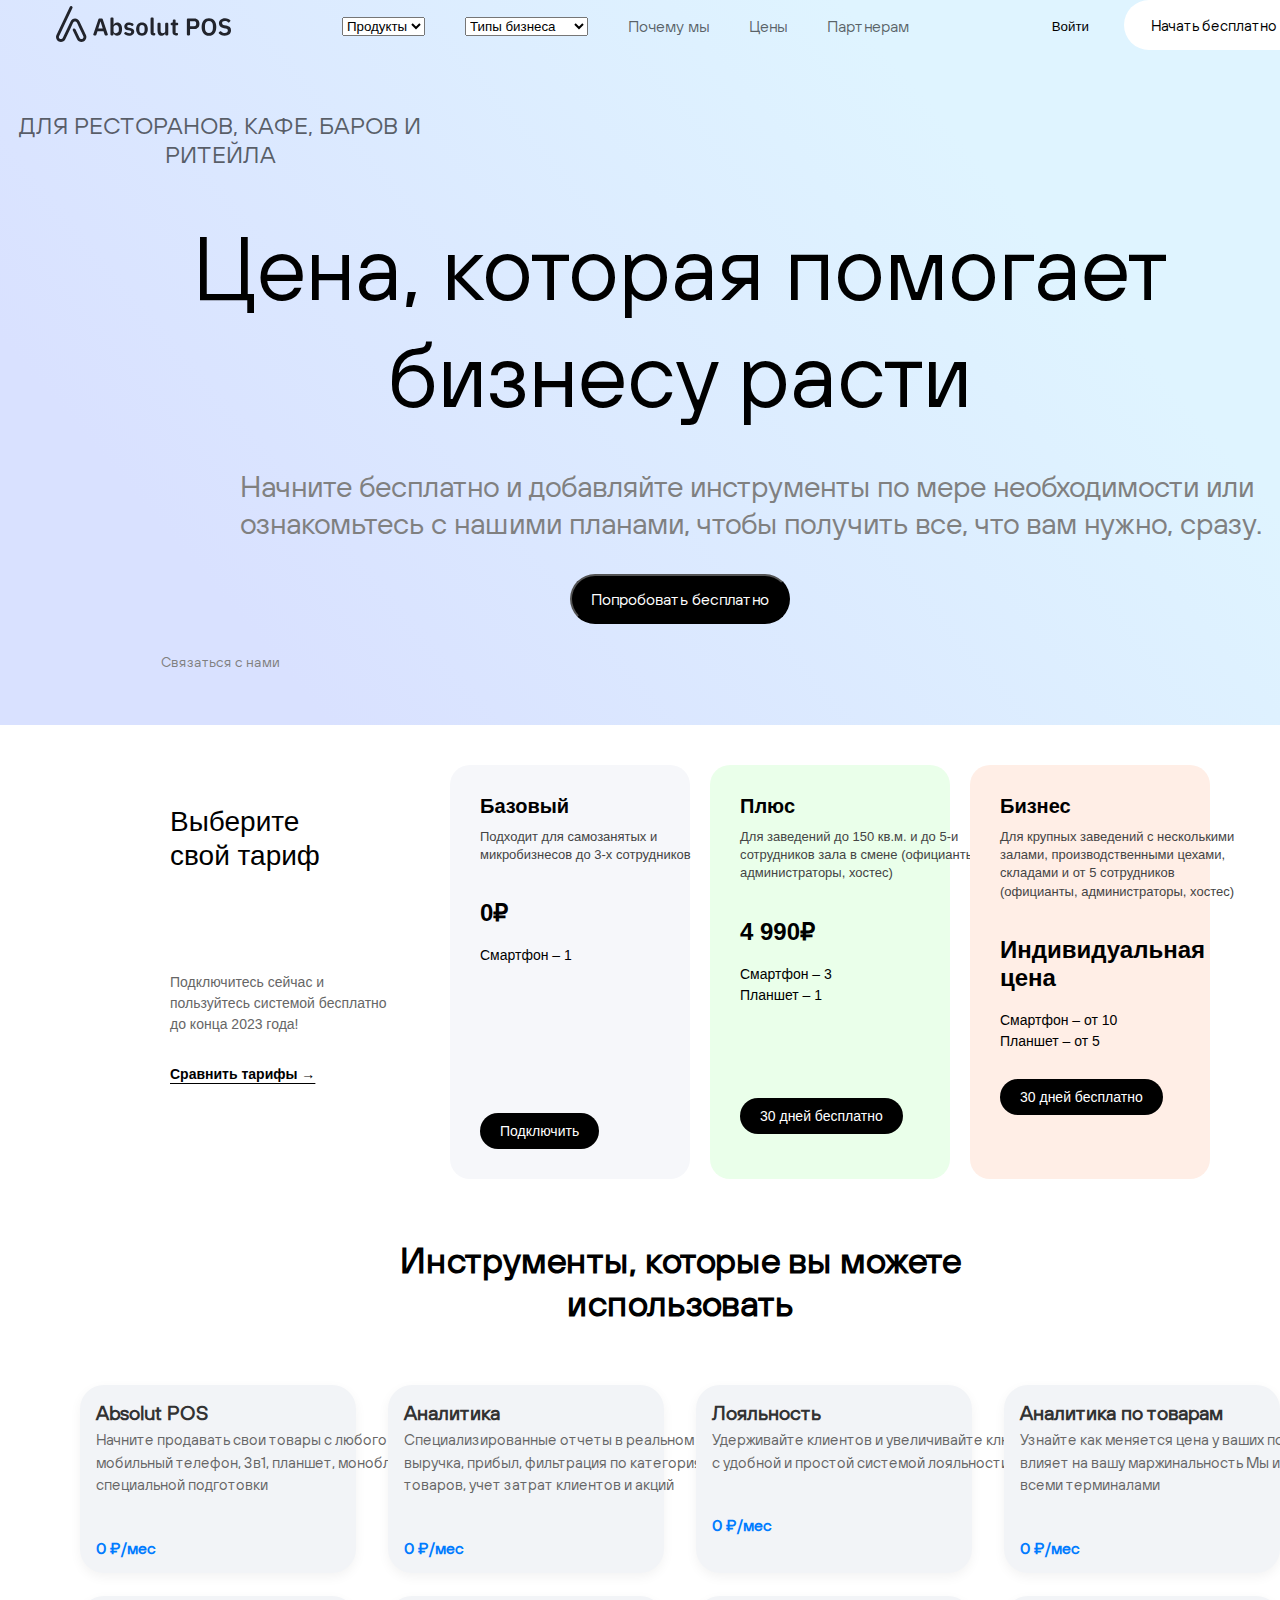
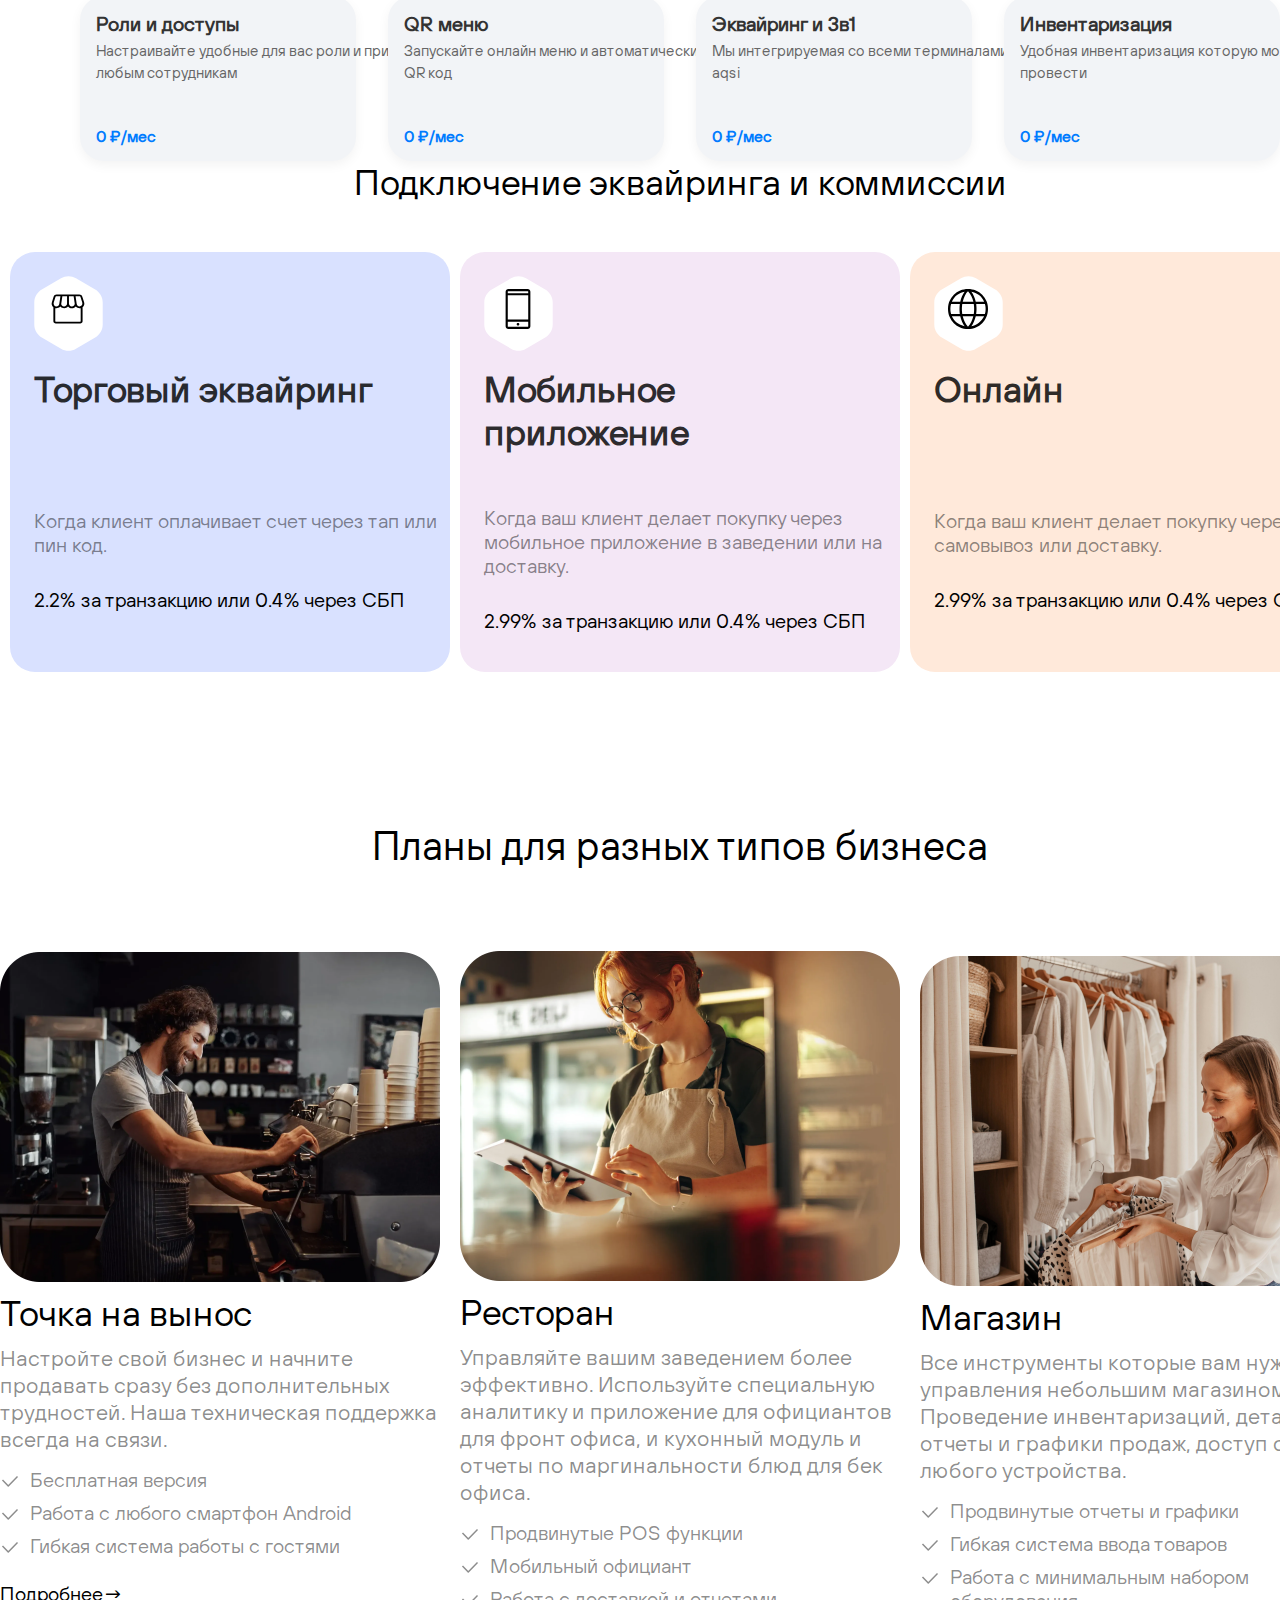
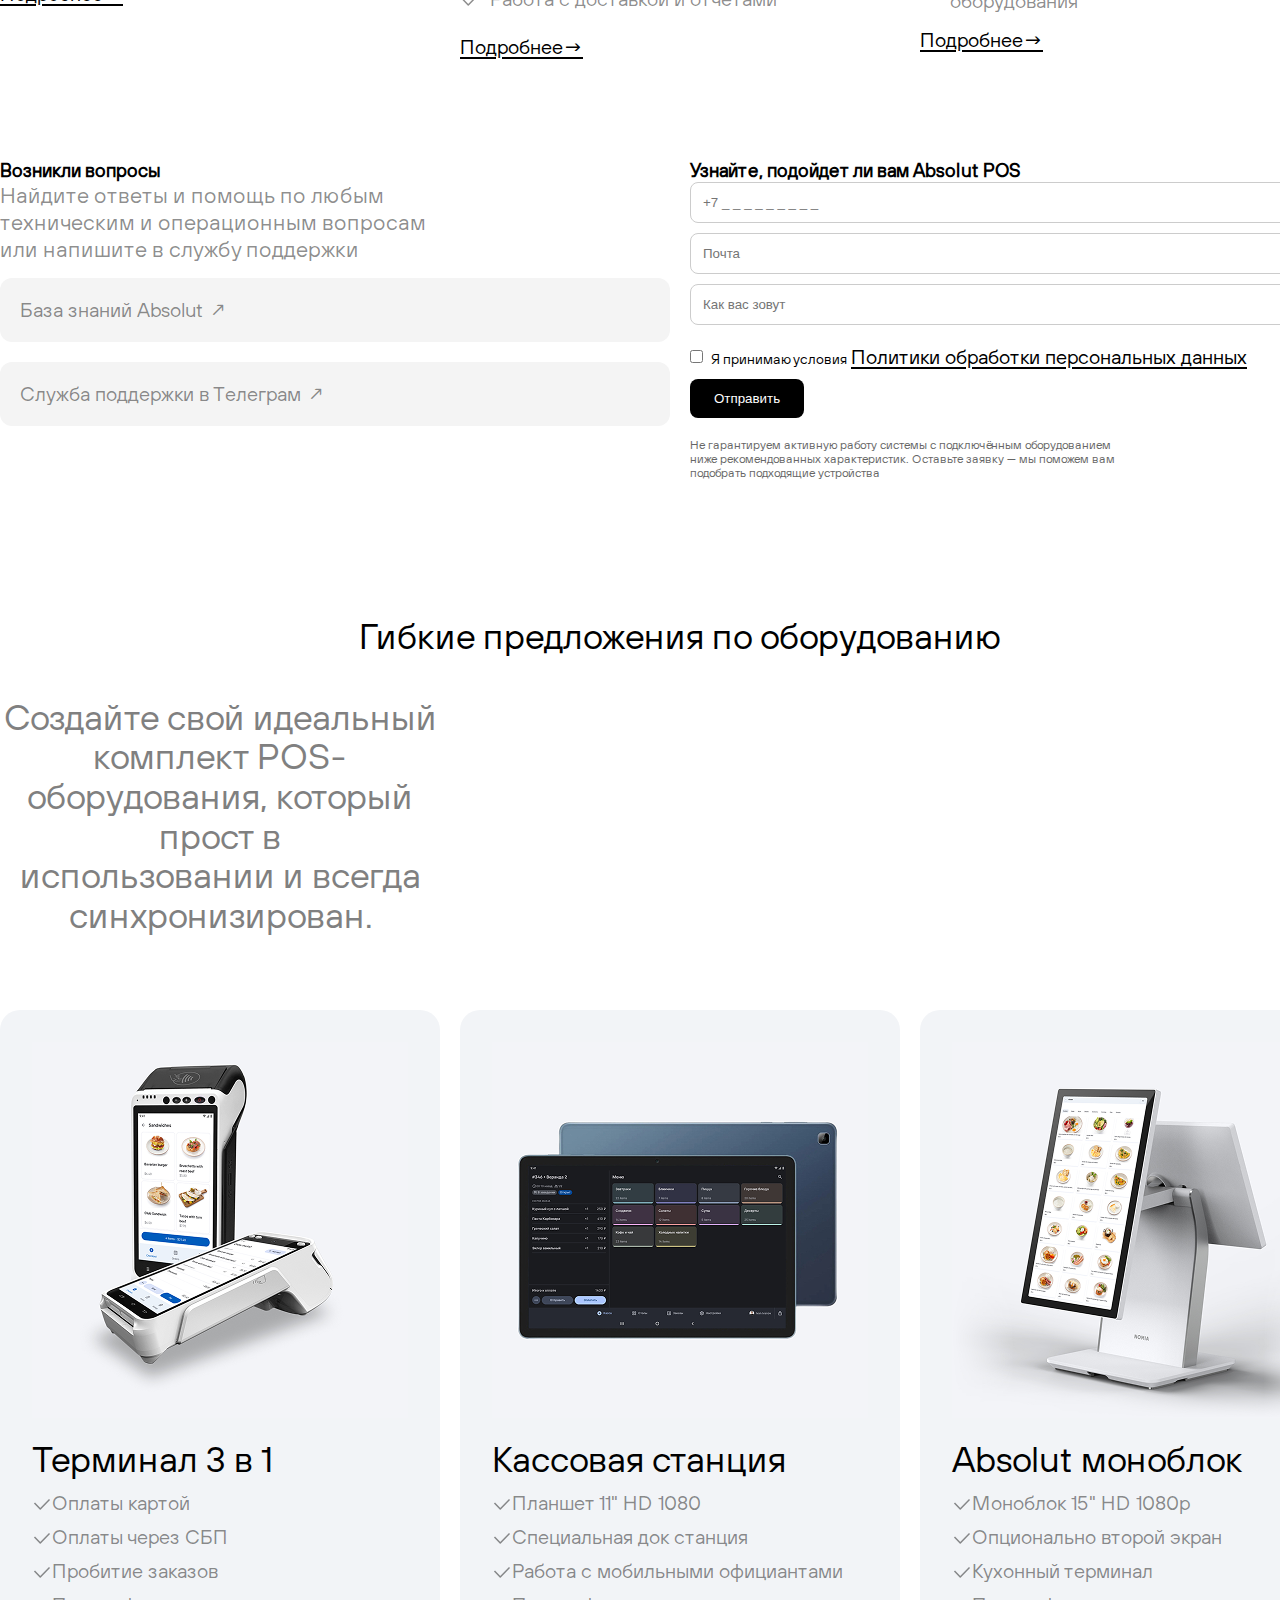
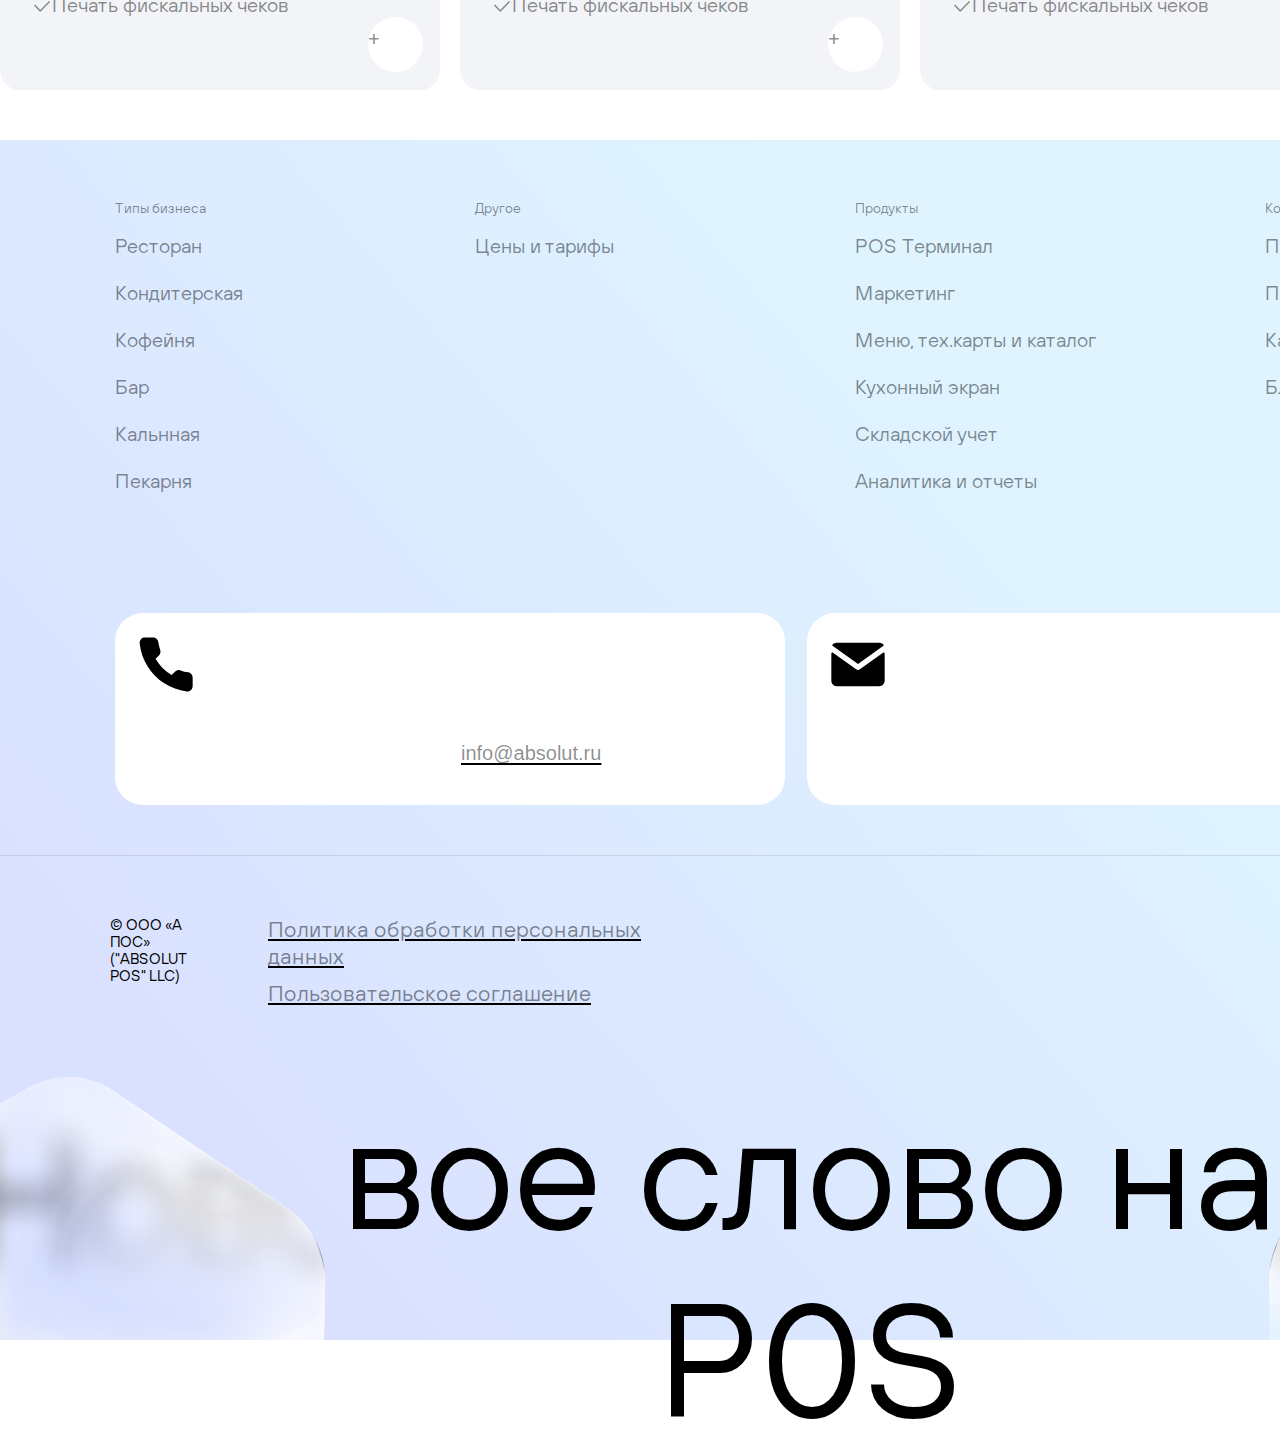
<file: index.html>
<!DOCTYPE html>
<html lang="en">

<head>
    <meta charset="UTF-8" />
    <meta name="viewport" content="width=device-width, initial-scale=1.0" />
    <title>Document</title>
    <link rel="stylesheet" href="./index.css" />
</head>

<body>
    <div class="continer">
        <!-- header-UMARGAY -->
        <div class="div-3-u">
            <div class="header-wrapper">
                <div class="header">
                    <div class="div-4-u">
                        <img class="i-1-u" src="./img/logo.svg" alt="" />
                    </div>


                    <nav>
                        <ul id="menuList"></ul>
                    </nav>

                    <div class="div-1-u">
                        <a href="./umar.html"><button class="btn-1-u">Войти</button></a>

                        <button class="btn-2-u">Начать бесплатно</button>
                    </div>
                </div>
            </div>
            <p class="p-1-u">ДЛЯ РЕСТОРАНОВ, КАФЕ, БАРОВ И РИТЕЙЛА</p>
            <h1 class="h1-1-u">
                Цена, которая помогает <br />
                бизнесу расти
            </h1>
            <p class="p-2-u">
                Начните бесплатно и добавляйте инструменты по мере необходимости или
                ознакомьтесь с нашими планами, чтобы получить все, что вам нужно, сразу.
            </p>
            <div class="div-2-u">
                <button class="btn-3-u">Попробовать бесплатно</button>
            </div>
            <p class="p-3-u">Связаться с нами</p>
        </div>
        <!-- header-UMARGAY end-->
        <!-- Card-roma -->
        <div class="slct">
            <div class="tariff-box">
                <h1>Выберите<br />свой тариф</h1>
                <p class="p-bix">
                    Подключитесь сейчас и<br />
                    пользуйтесь системой бесплатно<br />
                    до конца 2023 года!
                </p>
                <a href="" class="link" onclick="click">Сравнить тарифы →</a>
            </div>

            <div class="card basic">
                <h2>Базовый</h2>
                <p>Подходит для самозанятых и<br />микробизнесов до 3-х сотрудников</p>
                <h3>0₽</h3>
                <ul>
                    <li>Смартфон – 1</li>
                </ul>
                <button class="btn-box1">Подключить</button>
            </div>

            <div class="card plus">
                <h2>Плюс</h2>
                <p>
                    Для заведений до 150 кв.м. и до 5-и<br />сотрудников зала в смене
                    (официанты,<br />администраторы, хостес)
                </p>
                <h3>4 990₽</h3>
                <ul>
                    <li>Смартфон – 3</li>
                    <li>Планшет – 1</li>
                </ul>
                <button class="btn-box2">30 дней бесплатно</button>
            </div>

            <div class="card business">
                <h2>Бизнес</h2>
                <p>
                    Для крупных заведений с несколькими<br />залами, производственными
                    цехами,<br />складами и от 5 сотрудников<br />(официанты,
                    администраторы, хостес)
                </p>
                <h3>Индивидуальная цена</h3>
                <ul>
                    <li>Смартфон – от 10</li>
                    <li>Планшет – от 5</li>
                </ul>
                <button class="btn-box3">30 дней бесплатно</button>
            </div>
        </div>
        <!-- Card-roma -->
        <!-- instrument-doni  -->
        <div class="container">
            <div class="d-Card">
                <h1>Инструменты, которые вы можете использовать</h1>
                <div class="d-card-s">
                    <div class="d-blog">
                        <h2>Absolut POS</h2>
                        <p>
                            Начните продавать свои товары с любого устройства - мобильный
                            телефон, 3в1, планшет, моноблок - без специальной подготовки
                        </p>
                        <h3>0 ₽/мес</h3>
                    </div>
                </div>
            </div>
        </div>
        <!-- instrument-doni end -->

        <!-- aikokul  Подключение эквайринга -->
        <div class="container">
            <h2 class="b-title">Подключение эквайринга и коммиссии</h2>
            <div class="b-cards"></div>
        </div>
        <!-- aikokul  Подключение эквайринга end -->
        <!-- ARSEN START -->
        <h1 class="h1n">Планы для разных типов бизнеса</h1>
        <section class="sec-a">
            <div class="fr-card">
                <img src="./img/mana.png" alt="">
                <h1>Точка на вынос</h1>
                <p>Настройте свой бизнес и начните продавать сразу без дополнительных трудностей. Наша техническая
                    поддержка
                    всегда на связи.</p>
                <span><img src="./svg/okay.svg" alt="">Бесплатная версия</span>
                <span><img src="./svg/okay.svg" alt="">Работа с любого смартфон Android</span>
                <span><img src="./svg/okay.svg" alt="">Гибкая система работы с гостями</span>
                <a href="arsen.html?type=take">Подробнее→</a>
            </div>
            <div class="sc-card">
                <img src="./img/rgirl.png" alt="">
                <h1>Ресторан</h1>
                <p>Управляйте вашим заведением более эффективно. Используйте специальную аналитику и приложение для
                    официантов для фронт офиса, и кухонный модуль и отчеты по маргинальности блюд для бек офиса.</p>
                <span><img src="./svg/okay.svg" alt="">Продвинутые POS функции</span>
                <span><img src="./svg/okay.svg" alt="">Мобильный официант</span>
                <span><img src="./svg/okay.svg" alt="">Работа с доставкой и отчетами</span>
                <a href="arsen.html?type=restaurant">Подробнее→</a>
            </div>
            <div class="th-card">
                <img src="./img/rwomen.png" alt="">
                <h1>Магазин</h1>
                <p>Все инструменты которые вам нужны для управления небольшим магазином. Проведение инвентаризаций,
                    детальные отчеты и графики продаж, доступ с любого устройства.</p>
                <span><img src="./svg/okay.svg" alt="">Продвинутые отчеты и графики</span>
                <span><img src="./svg/okay.svg" alt="">Гибкая система ввода товаров</span>
                <span><img src="./svg/okay.svg" alt="">Работа с минимальным набором оборудования</span>
                <a href="arsen.html?type=shop">Подробнее→</a>
            </div>
        </section>
        <!-- ARSEN END -->

        <!-- Roma Beginning -->
        <div class="roma-wrapp">
            <div class="left-r">
                <h3>Возникли вопросы</h3>
                <p>Найдите ответы и помощь по любым техническим и операционным вопросам или напишите в службу поддержки
                </p>

                <div class="roma-block">
                    <span>База знаний Absolut ↗</span>
                    <span class="roma-icon"></span>
                </div>

                <div class="roma-block">
                    <span>Служба поддержки в Телеграм ↗</span>
                    <span class="roma-icon"></span>
                </div>
            </div>

            <div class="right-r">
                <h3>Узнайте, подойдет ли вам Absolut POS</h3>
                <div class="input-roma">
                    <input type="text" placeholder="+7 _ _ _ _ _ _ _ _ _">
                    <input type="email" placeholder="Почта">
                    <input type="text" placeholder="Как вас зовут">
                </div>
                <div class="checkbox-roma">
                    <input type="checkbox" id="agree">
                    <label for="agree">Я принимаю условия <a href="#">Политики обработки персональных данных</a></label>
                </div>
                <button class="button">Отправить</button>

                <p class="desc-roma">
                    Не гарантируем активную работу системы с подключённым оборудованием ниже рекомендованных
                    характеристик. Оставьте заявку — мы поможем вам подобрать подходящие устройства
                </p>
            </div>
        </div>
        <!-- Roma end -->
        
        <!-- ARSEN END -->
        <section class="section-u">
            <h1 class="h1-2-u">Гибкие предложения по оборудованию</h1>
            <p class="p-4-u">
                Создайте свой идеальный комплект POS- <br />оборудования, который прост
                в <br />
                использовании и всегда синхронизирован.
            </p>
            <div class="big-u">
                <div class="small-u">
                    <img class="img-1-u" src="./img/3in1.png" alt="" />
                    <h1 class="h1-3-u">Терминал 3 в 1</h1>
                    <span class="span-u"><img src="./svg/okay.svg" alt="" />Оплаты картой</span>
                    <span class="span-u"><img src="./svg/okay.svg" alt="" />Оплаты через СБП</span>
                    <span class="span-u"><img src="./svg/okay.svg" alt="" />Пробитие заказов</span>
                    <span class="span-u"><img src="./svg/okay.svg" alt="" />Печать фискальных чеков</span>
                    <div class="oval-u">
                        <p>+</p>
                    </div>
                </div>
                <div class="small-u">
                    <img class="img-1-u" src="./img/Group 1171276850.png" alt="" />
                    <h1 class="h1-3-u">Кассовая станция</h1>
                    <span class="span-u"><img src="./svg/okay.svg" alt="" />Планшет 11" HD 1080</span>
                    <span class="span-u"><img src="./svg/okay.svg" alt="" />Специальная док станция</span>
                    <span class="span-u"><img src="./svg/okay.svg" alt="" />Работа с мобильными официантами</span>
                    <span class="span-u"><img src="./svg/okay.svg" alt="" />Печать фискальных чеков</span>
                    <div class="oval-u">
                        <p>+</p>
                    </div>
                </div>
                <div class="small-u">
                    <img class="img-1-u" src="./img/Frame 1462982690.png" alt="" />
                    <h1 class="h1-3-u">Absolut моноблок</h1>
                    <span class="span-u"><img src="./svg/okay.svg" alt="" />Моноблок 15" HD 1080p</span>
                    <span class="span-u"><img src="./svg/okay.svg" alt="" />Опционально второй экран</span>
                    <span class="span-u"><img src="./svg/okay.svg" alt="" />Кухонный терминал</span>
                    <span class="span-u"><img src="./svg/okay.svg" alt="" />Печать фискальных чеков</span>
                    <div class="oval-u">
                        <p>+</p>
                    </div>
                </div>
            </div>
        </section>
    </div>
    <!-- arsen footer -->
    <footer>
        <div class="fut-n">
            <div class="ff-n">
                <span>Типы бизнеса</span>
                <p>Ресторан</p>
                <p>Кондитерская</p>
                <p>Кофейня</p>
                <p>Бар</p>
                <p>Кальнная</p>
                <p>Пекарня</p>
            </div>
            <div class="ff1-n">
                <span>Другое</span>
                <p>Цены и тарифы</p>
            </div>
            <div class="ff2-n">
                <span>Продукты</span>
                <p>POS Терминал</p>
                <p>Маркетинг</p>
                <p>Меню, тех.карты и каталог</p>
                <p>Кухонный экран</p>
                <p>Складской учет</p>
                <p>Аналитика и отчеты</p>
            </div>
            <div class="ff3-n">
                <span>Компания</span>
                <p>Почему мы</p>
                <p>Партнерам</p>
                <p>Карьера</p>
                <p>Блог</p>
            </div>
        </div>
        <div class="btna">
            <a href="https://globfone.com/call-phone/"><button class="btn1-n"><img src="./svg/call.svg" alt=""><span
                        class="numc">+7 (800) 777-89-67</span></button></a>
            <a href="https://workspace.google.com/intl/ru/gmail/"><button class="btn2-n"><img src="./svg/emailn.svg"
                        alt=""><span>info@absolut.ru</span></button></a>
        </div>
        <div class="futer-a">
            <h4>© ООО «А ПОС» ("ABSOLUT POS" LLC)</h4>
            <div class="ff2-a">
                <p>Политика обработки персональных данных</p>
                <p>Пользовательское соглашение</p>
            </div>
            <div class="ff3-a">
                <p>Дизайн — REDIS</p>
                <p>Разработка — Salt & Pepper</p>
            </div>
            <a href="index.html"><button class="imgn"><img src="./svg/met.svg" alt=""></button></a>
        </div>
        <img class="imgn-1" src="./img/water2.png" alt="">
        <h1 class="h1-n">вое слово на P0S</h1>
        <img class="imgn-2" src="./img/water3.png" alt="">
        <div class="footer-mobile">
            <h1>Новое слово на POS-рынке</h1>
            <img class="n" src="./img/kube.png" alt="">
            <img class="m" src="./img/rev-kube.png" alt="">
            <div class="text-n">
                <p><a href="#">Условия</a></p>
                <p><a href="#">Политика конфиденциальности</a></p>
                <p>Дизайн — <span>REDIS</span></p>
                <p>Разработка — <span>Salt & Pepper</span></p>
            </div>
            <a href="index.html"><button class="imgn"><img src="./svg/met.svg" alt=""></button></a>
            <p class="nv">© A POS 2023</p>
            <p class="np">Все права защищены</p>
        </div>
    </footer>
    <!-- arsen footer end -->
    <script src="./index.js"></script>
  </body >
</html >
</file>
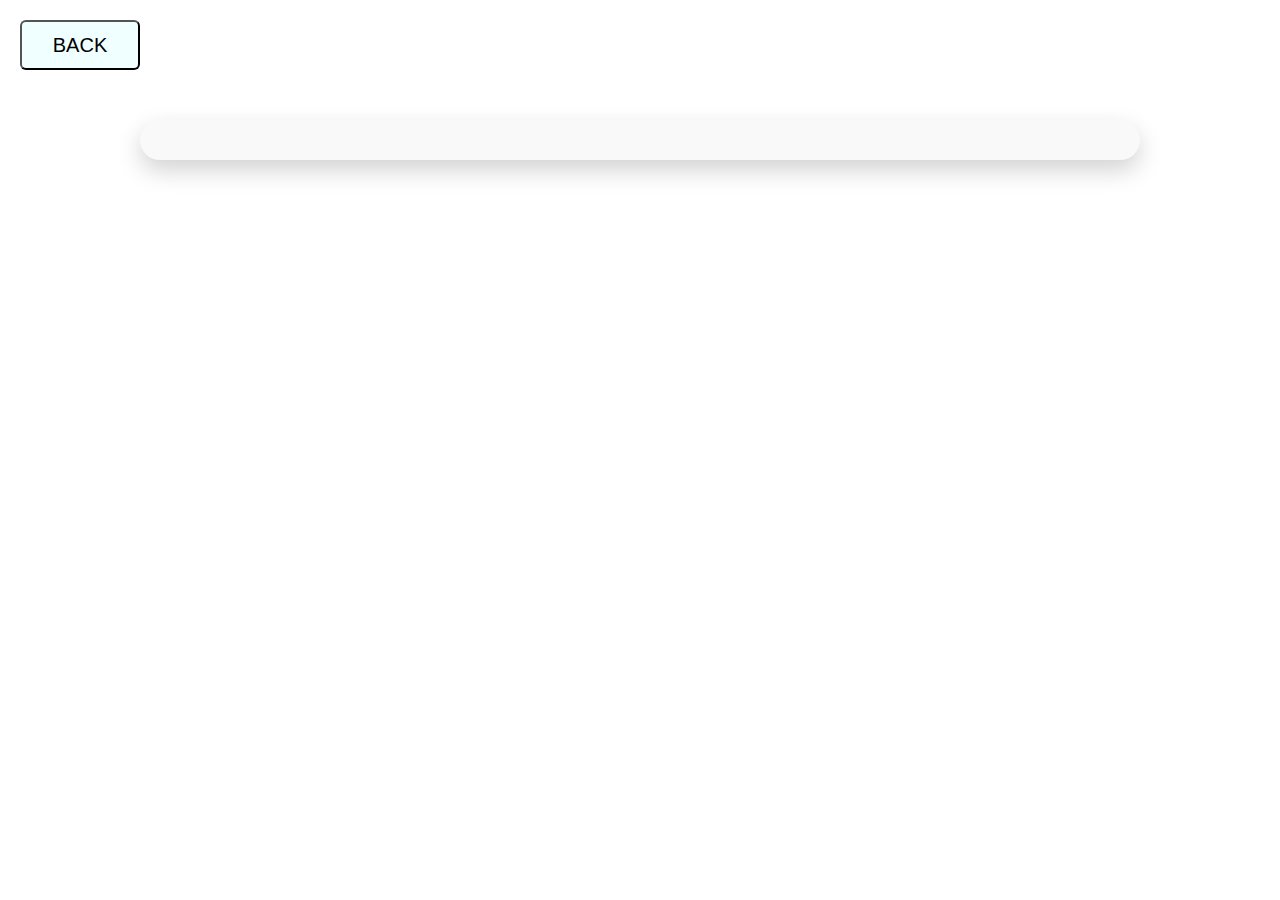
<file: arsen.html>
<!DOCTYPE html>
<html lang="en">
<head>
    <meta charset="UTF-8">
    <meta name="viewport" content="width=device-width, initial-scale=1.0">
    <title>Document</title>
    <link rel="stylesheet" href="index.css">
</head>
<body>
    <a href="index.html"><button class="backn">BACK</button></a>
    <div id="container"></div>
    <script src="arsen.js"></script>
</body>
</html>
</file>
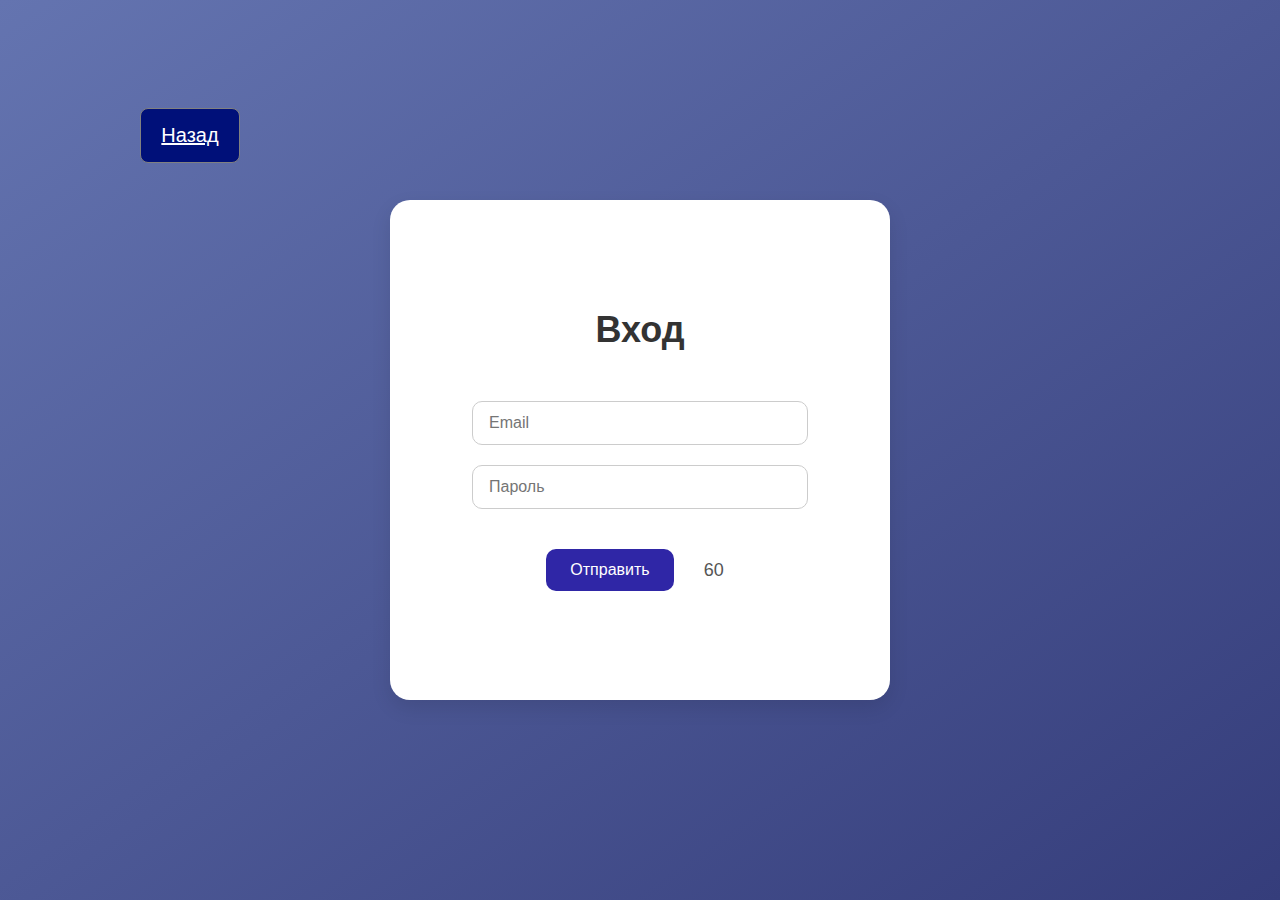
<file: umar.html>
<!DOCTYPE html>
<html lang="en">
<head>
    <meta charset="UTF-8">
    <meta name="viewport" content="width=device-width, initial-scale=1.0">
    <title>Document</title>
    <link rel="stylesheet" href="umar.css">
</head>
<body>
  <a class="a-u" href="index.html"><div class="div-12-u">Назад</div></a>
      <div class="containerr">
    <h1>Вход</h1>
    
    <input type="email" placeholder="Email">
    <input type="password" placeholder="Пароль">

    <div class="button-section-u">
      <button id="btn-1-u">Отправить</button>
      <div class="timer-u" id="timer-u">60</div>
    </div>
  </div>
  <script src="umar.js"></script>
</body>
</html>
</file>
<file: index.css>
/* ARSEN */
/* <!-- aikokul  Подключение эквайринга --> */
* {
  margin: 0;
  padding: 0;
  box-sizing: border-box;
}

.h1n {
  font-size: 40px;
  font-weight: 400;
  text-align: center;
  margin-bottom: 30px;
  margin-top: 150px;
}

.sec-a {
  display: flex;
  gap: 20px;
  align-items: center;
  justify-content: center;
  margin-bottom: 100px;
}

.fr-card {
  display: flex;
  flex-direction: column;
  width: 440px;

  img {
    width: 440px;
    height: 330px;
    margin-bottom: 10px;
    margin-right: 10px;
  }

  h1 {
    font-size: 36px;
    font-weight: 400;
    padding-bottom: 10px;

  }

  p {
    font-size: 22px;
    color: #00000073;
    width: 440px;
    padding-bottom: 15px;
  }

  span img {
    width: 20px;
    height: 23px;
  }

  span {
    font-size: 20px;
    color: #00000073;
    display: flex;

  }

  }

  p {
    font-size: 22px;
    color: #00000073;
    width: 440px;
    padding-bottom: 15px;
  }

  span img {
    width: 20px;
    height: 23px;
  }

  span {
    font-size: 20px;
    color: #00000073;
    display: flex;
  }

  a {
    color: black;
    font-size: 20px;
    padding-top: 15px;
    text-underline-offset: 3px;
  }


.sc-card {
  display: flex;
  flex-direction: column;
  width: 440px;
  margin-top: 52px;

  img {
    width: 440px;
    height: 330px;
    margin-bottom: 10px;
    margin-right: 10px;
  }

  h1 {
    font-size: 36px;
    font-weight: 400;
    padding-bottom: 10px;
  }

  p {
    font-size: 22px;
    color: #00000073;
    width: 440px;
    padding-bottom: 15px;
  }

  span img {
    width: 20px;
    height: 23px;
  }

  span {
    font-size: 20px;
    color: #00000073;
    display: flex;
  }

  a {
    color: black;
    font-size: 20px;
    padding-top: 15px;
    text-underline-offset: 3px;
  }
}

.th-card {
  display: flex;
  flex-direction: column;
  width: 440px;
  margin-top: 51px;

  img {
    width: 440px;
    height: 330px;
    margin-bottom: 10px;
    margin-right: 10px;
  }

  h1 {
    font-size: 36px;
    font-weight: 400;
    padding-bottom: 10px;
  }

  p {
    font-size: 22px;
    color: #00000073;
    width: 440px;
    padding-bottom: 15px;
  }

  span img {
    width: 20px;
    height: 23px;
  }

  span {
    font-size: 20px;
    color: #00000073;
    display: flex;
  }

  a {
    color: black;
    font-size: 20px;
    padding-top: 15px;
    text-underline-offset: 3px;
  }
}

@media (max-width: 475px) {
  .h1n {
    font-size: 28px;
  }

  .sec-a {
    flex-direction: column;
  }
}

.backn {
  width: 120px;
  height: 50px;
  font-size: 20px;
  color: black;
  background-color: azure;
  border-radius: 6px;
  margin-top: -100px;
  margin-left: 20px;
  position: absolute;
}

#container {
  max-width: 1000px;
  margin: 80px auto;
  padding: 20px;
  font-family: Georgia, 'Times New Roman', Times, serif;
  font-family: Georgia, "Times New Roman", Times, serif;
  text-align: center;
  background-color: #f9f9f9;
  border-radius: 20px;
  box-shadow: 0 10px 25px rgba(0, 0, 0, 0.182);
  margin-top: 120px;
}

#container h1 {
  font-size: 80px;
  color: #333;
  margin-bottom: 80px;
}

#container img {
  max-width: 700px;
  height: 400px;
  border-radius: 20px;
  box-shadow: 0 5px 15px rgba(0, 0, 0, 0.191);
  margin-bottom: 30px;
  margin-top: 30px;
}

#container p {
  font-size: 22px;
  color: #444;
  line-height: 1.7;
  padding: 0 70px 30px 70px;
  text-align: center;
}

@media (max-width: 475px) {
  .backn {
    margin-left: 175px;
  }

  #container {
    border-bottom-right-radius: 12px;
    border-bottom-left-radius: 12px;
  }

  #container img {
    width: 430px;
  }

  #container p {
    padding-left: 5px;
    padding-right: 5px;
  }
}

/* ARSEN */
@font-face {
  font-family: "TT Hoves";
  src:
    local("TT Hoves"),
    url("./font/TTHoves-Regular.woff") format("woff");
  src: local("TT Hoves"), url("./font/TTHoves-Regular.woff") format("woff");
}

body {
  font-family: "TT Hoves";
}

.bg {
  background-image: url(./img/bg-regtangle.svg);
  background-repeat: no-repeat;
  height: 80px;
  width: 80px;
  padding-left: 10px;
  padding-bottom: 5px;
  display: flex;
  align-items: center;
  margin-right: 5px;
}

.card-icon {
  width: 40px;
  height: 40px;
  margin-bottom: 8px;
  margin-left: 4px;
}

.b-cards {
  display: flex;
  gap: 10px;
  justify-content: center;
  margin-top: 25px;
}

.b-card {
  width: 440px;
  border-radius: 25px;
  padding: 24px;
}

.b-title {
  font-size: 36px;
  font-weight: 400;
  text-align: center;
  margin-bottom: 48px;
}

.b-card h3 {
  color: #000000d0;
  font-size: 36px;
  padding-top: 12px;
  font-weight: 600;
  margin-bottom: 52px;
}

.b-card:first-child h3 {
  margin-bottom: 98px;
}

.b-card:last-child h3 {
  margin-bottom: 98px;
}

.p1,
.p2 {
  font-size: 20px;
  margin-bottom: 16px;
  color: #00000073;
}

.b-card .p2 {
  color: black;
  margin-bottom: 0;
}

/* <!-- aikokul  Подключение эквайринга --> */
/* instrument-doni */
.d-Card {
  max-width: 1200px;
  margin: 0 auto;
}

.d-Card h1 {
  text-align: center;
  font-size: 36px;
  font-weight: 800;
  color: #000000;
  margin-bottom: 40px;
  width: 724px;
  margin: 0 auto;
  padding-top: 20px;
  margin-bottom: 60px;
}

.d-card-s {
  display: flex;
  flex-wrap: wrap;
  gap: 23px;
  justify-content: space-between;
}

.d-blog {
  width: 23%;
  min-width: 250px;
  background-color: #F2F4F7;
  background-color: #f2f4f7;
  border-radius: 24px;
  box-shadow: 0 4px 12px rgba(0, 0, 0, 0.05);
  transition: 0.3s ease;
}

.d-blog:hover {
  transform: translateY(-8px);
  box-shadow: 0 12px 24px rgba(0, 0, 0, 0.1);
}

.d-blog h2 {
  font-size: 20px;
  font-weight: 600;
  padding: 16px 16px 4px;
  color: #333;
}

.d-blog p {
  font-size: 15px;
  line-height: 1.5;
  color: #666;
  padding: 0 16px 12px;
}

.d-blog h3 {
  font-size: 16px;
  font-weight: 700;
  color: #007bff;
  padding: 0 16px 16px;
  margin-top: 30px;
}

@media (max-width: 1024px) {
  .d-blog {
    width: 48%;
  }

  .d-Card {
    justify-content: center;
  }
}

@media (max-width: 600px) {
  .d-blog {
    width: 100%;
  }

  .d-Card h1 {
    width: 80%;
  }
}

/* instrument-doni */
/* header-umar */
.div-3-u {
  height: 725px;
  background: linear-gradient(49.48deg, #d9e1ff 16.62%, #dff4ff 73.9%);
}

.div {
  height: 200px;
  background: linear-gradient(49.48deg, #d9e1ff 16.62%, #dff4ff 73.9%);
}
.continer{
  margin: 0 auto;
  width: 1360px;
}
.header {
  display: flex;
  align-items: center;
  justify-content: space-around;
}

.div-3-u {
  ul {
    display: flex;
    align-items: center;
    list-style: none;
    gap: 20px;
  }

  li {
    font-size: 16px;
    font-weight: 500;
    color: rgba(0, 0, 0, 0.6);
    font-family: "TT Hoves", sans-serif;
  }

  nav ul {
    list-style: none;
    display: flex;
    gap: 40px;
    align-items: center;
    padding: 0;
    box-sizing: border-box;
    transition: color 0.3s ease;
    cursor: pointer;
  }
  li:hover {
    color: #0011ff;
    text-decoration: underline;
  }
}

/* header-umar */
/* Card roma */
.tariff-box {
  width: 280px;
  padding: 40px 20px;
  font-family: sans-serif;
  color: black;
}

.tariff-box h1 {
  font-size: 28px;
  line-height: 1.2;
  font-weight: 500;
  margin-bottom: 100px;
}

.p-bix {
  color: #666;
  font-size: 14px;
  line-height: 1.5;
  margin-bottom: 15px;
}

.link {
  font-weight: bold;
  font-size: 14px;
  color: black;
  text-decoration: underline;
  text-underline-offset: 4px;
}

.slct {
  display: flex;
  gap: 20px;
  font-family: sans-serif;
  justify-content: center;
  padding: 40px;
}

.card {
  border-radius: 20px;
  padding: 30px;
  width: 240px;
  box-sizing: border-box;
  text-align: left;
}

.basic {
  background-color: #f6f7fa;
}

.plus {
  background-color: #eaffea;
}

.business {
  background-color: #ffeee6;
}

.card h2 {
  font-size: 20px;
  margin-bottom: 10px;
}

.card p {
  font-size: 13px;
  color: #444;
  line-height: 1.4;
  margin-bottom: 20px;
}

.card h3 {
  font-size: 24px;
  margin-bottom: 20px;
}

.card ul {
  list-style: none;
  padding: 0;
  font-size: 14px;
  margin-bottom: 20px;
}

.card li {
  margin-bottom: 5px;
}

.card button {
  background-color: black;
  color: white;
  border: none;
  padding: 10px 20px;
  border-radius: 30px;
  font-size: 14px;
  cursor: pointer;
}

.plans {
  display: flex;
  gap: 20px;
  font-family: sans-serif;
  justify-content: center;
  padding: 40px;
}

.card {
  border-radius: 20px;
  padding: 30px;
  width: 240px;
  box-sizing: border-box;
  text-align: left;
}

.basic {
  background-color: #f6f7fa;
}

.plus {
  background-color: #eaffea;
}

.business {
  background-color: #ffeee6;
}

.card h2 {
  font-size: 20px;
  margin-bottom: 10px;
}

.card p {
  font-size: 13px;
  color: #444;
  line-height: 1.4;
  margin-bottom: 20px;
}

.card h3 {
  font-size: 24px;
  margin-bottom: 20px;
}

.card ul {
  list-style: none;
  padding: 0;
  font-size: 14px;
  margin-bottom: 20px;
}

.card li {
  margin-bottom: 5px;
}

.card button {
  background-color: black;
  color: white;
  border: none;
  padding: 10px 20px;
  border-radius: 30px;
  font-size: 14px;
  cursor: pointer;
}

.btn-box1 {
  margin-top: 130px;
}

.btn-box2 {
  margin-top: 75px;
}

.btn-box3 {
  margin-top: 10px;
}

/* Card roma */
/* header-UMAR */
.btn-1-u {
  width: 100px;
  height: 50px;
  background-color: rgba(223, 244, 255, 1);
  border: none;
  cursor: pointer;
}

.btn-2-u {
  width: 180px;
  height: 50px;
  background-color: rgba(255, 255, 255, 1);
  font-size: 15px;
  font-weight: 500;
  color: rgba(0, 0, 0, 1);
  font-family: "TT Hoves", sans-serif;
  cursor: pointer;
  border: none;
  border-radius: 30px;
}

.p-1-u {
  font-size: 24px;
  font-weight: 400;
  color: rgba(0, 0, 0, 0.6);
  font-family: "TT Hoves", sans-serif;
  text-align: center;
  margin-top: 60px;
}

.h1-1-u {
  font-size: 90px;
  font-weight: 400;
  color: black;
  font-family: "TT Hoves", sans-serif;
  margin-top: 30px;
  text-align: center;
}

.p-2-u {
  font-size: 30px;
  font-weight: 400;
  color: gray;
  font-family: "TT Hoves", sans-serif;
  margin-top: 40px;
  margin-left: 240px;
  line-height: 37px;
  width: 1060px;
  height: 66px;
}

.btn-3-u {
  width: 220px;
  height: 50px;
  background-color: black;
  color: white;
  font-size: 16px;
  font-weight: 500;
  font-family: "TT Hoves", sans-serif;
  border-radius: 30px;
  cursor: pointer;
}

.div-2-u {
  display: flex;
  align-items: center;
  justify-content: center;
  margin-top: 40px;
}

.p-3-u {
  font-size: 14px;
  font-weight: 400;
  color: gray;
  font-family: "TT Hoves", sans-serif;
  margin-top: 20px;
  text-align: center;
  line-height: 37px;
  transition: color 0.3s ease;
  cursor: pointer;
}

.p-3-u:hover {
  color: #0011ff;
  text-decoration: underline;
}

/* arsen footer */
footer {
  display: flex;
  background: linear-gradient(49.48deg, #D9E1FF 16.62%, #DFF4FF 73.9%);
  flex-wrap: wrap;
  height: 1200px;
  margin: 0 auto;
  width: 1440px;
}

.fut-n {
  padding: 60px 0 90px 115px;
  display: flex;
  gap: 20px;

  span {
    font-size: 14px;
    color: #00000073;
    padding-bottom: 10px;
  }

  p {
    font-size: 20px;
    width: 200px;
  }
}

.ff-n {
  display: flex;
  flex-direction: column;
  gap: 8px;
  padding-right: 140px;
}

.ff1-n {
  display: flex;
  flex-direction: column;
  gap: 8px;
  padding-right: 160px;
}

.ff2-n {
  display: flex;
  flex-direction: column;
  gap: 8px;
  padding-right: 90px;

  p {
    width: 300px;
  }
}

.ff3-n {
  display: flex;
  flex-direction: column;
  gap: 8px;
  padding-right: 220px;
}

.btna {
  display: flex;
  gap: 22px;
  margin-left: 115px;

  button {
    width: 670px;
    height: 192px;
    border-radius: 28px;
    padding: 24px;
    border: none;
    background-color: white;
    font-size: 36px;
    display: flex;
    flex-direction: column;
  }

  .btn1-n {
    transition: background-color 0.3s ease, box-shadow 0.3s ease;
  }

  .btn1-n:hover {
    background-color: #edf7fd;
  }

  .btn2-n {
    transition: background-color 0.3s ease, box-shadow 0.3s ease;
  }

  .btn2-n:hover {
    background-color: #edf7fd;
  }


  button img {
    width: 54.04px;
    height: 54.14px;
  }

  span {
    margin-top: 50px;
    margin-left: -370px;
  }

  .numc {
    margin-left: -320px;
  }
}

.futer-a {
  display: flex;
  margin-top: 50px;
  border-top: 1px solid #0000001A;
  padding-top: 60px;
  width: 100%;
  font-size: 15px;
  padding-left: 110px;

  h4 {
    text-decoration: none;
    color: #000000;
    padding-right: 80px;
    font-weight: 300;
  }
}

.ff2-a {
  text-decoration: underline;
  padding-right: 460px;

  p {
    padding-bottom: 10px;
  }
}

.ff3-a {
  text-decoration: underline;
  text-align: right;

  p {
    padding-bottom: 10px;
  }
}

.imgn {
  width: 48px;
  height: 48px;
  border-radius: 50%;
  border: none;
  background-color: #fff;
  margin-left: 45px;
  transition: background-color 0.2s ease;
}

.imgn:hover {
  background-color: #e4e2e2c4;
}

.imgn-1 {
  position: absolute;
  width: 440px;
  height: 250px;
  margin-top: 880px;
  width: 450px;
  height: 320px;
}

.imgn-2 {
  position: absolute;
  width: 430px;
  height: 320px;
  margin-top: 880px;
  margin-left: 1150px;
}

.h1-n {
  font-size: 160px;
  text-align: center;
  margin-top: 60px;
  margin-left: 180px;
  font-weight: 400;
}

.footer-mobile{
  display: none;
}



@media (max-width: 475px) {
  footer {
    height: auto;
    flex-direction: column;
  }

  .fut-n {
    display: flex;
    flex-wrap: wrap;
    padding-left: 55px;
    text-align: left;
  }

  .ff-n,
  .ff1-n,
  .ff2-n,
  .ff3-n {
    padding: 0;
    text-align: left;
    padding-right: 50px;
    margin-bottom: 30px;
  }

  .ff-n p,
  .ff1-n p,
  .ff2-n p,
  .ff3-n p {
    font-size: 16px;
    width: 150px;
  }

  .ff3-n {
    margin-left: 225px;
    margin-top: -260px;
  }

  .btna {
    flex-direction: column;
    margin: 0 auto;
    margin-left: 50px;
  }

  .btna button {
    width: 100%;
    width: 370px;
    height: 213px;
    border-radius: 28px;
    padding: 24px;
  }

  .btna button span {
    font-size: 32px;
    margin-left: -110px;
    margin-top: 70px;
  }

  .numc {
    padding-left: 260px;
  }

  .footer-mobile {
    display: block;
    text-align: center;
    margin-top: 70px;

    h1 {
      font-size: 60px;
      font-weight: 500;
      position: absolute;
      border-top: 1px solid grey;
      width: 100%;
      padding-top: 300px;
    }
  }

  .m {
    margin-left: 120px;
  }

  .n {
    margin-left: -10px;
  }

  .text-n {
    font-size: 18px;
    font-weight: 400;
    margin-top: -350px;

    p {
      color: #000000;
      padding-bottom: 15px;
    }

    a {
      color: #000000;
    }

    span {
      text-decoration: underline;
    }
  }

  .imgn {
    margin-left: 0;
    margin-top: 100px;
    margin-bottom: 20px;
  }

  .np {
    margin-bottom: 30px;
  }

  .futer-a {
    display: none;
  }

  .futer-a h4 {
    display: none;
  }

  .imgn-1,
  .imgn-2 {
    display: none;
  }

  .h1-n {
    display: none;
  }
}

/* arsen footer end */

/* Roma */
.roma-wrapp {
  display: flex;
  flex-wrap: wrap;
  gap: 40px;
  align-items: flex-start;
  margin-top: 40px;
}

.left-r, .right-r {
  flex: 1;
  min-width: 280px;
}

.roma-block {
  background-color: #f4f4f4;
  border-radius: 12px;
  padding: 20px;
  margin-bottom: 20px;
  display: flex;
  align-items: center;
  justify-content: space-between;
  cursor: pointer;
  transition: 0.3s;
}

.roma-block:hover {
  background-color: #eaeaea;
}

.roma-icon {
  font-size: 24px;
}

.input-roma input[type="text"],
.input-roma input[type="email"] {
  width: 100%;
  padding: 12px;
  margin-bottom: 10px;
  border-radius: 8px;
  border: 1px solid #ccc;
}

.checkbox-roma {
  display: flex;
  align-items: center;
  margin: 10px 0;
  font-size: 14px;
}

.checkbox-roma input {
  margin-right: 8px;
}

.button {
  background-color: black;
  color: white;
  border: none;
  padding: 12px 24px;
  border-radius: 8px;
  cursor: pointer;
}

.desc-roma {
  font-size: 12px;
  color: #666;
  margin-top: 20px;
}

.roma-wrapp {
  display: flex;
  justify-content: space-between;
  gap: 20px;
  margin: 40px 0;
}

.left-r,
.right-r {
  flex: 1;
}

@media (max-width: 768px) {
  .roma-wrapp {
    flex-direction: column;
  }

  .left-r,
  .right-r {
    width: 100%;
  }

  .input-roma input,
  .checkbox-roma,
  .button {
    width: 100%;
    box-sizing: border-box;
  }

  .button {
    margin-top: 10px;
  }

  .desc-roma {
    font-size: 14px;
  }
}
/* Roma */
.section-u {
  margin-top: 120px;
}

.h1-2-u {
  font-size: 36px;
  font-weight: 400;
  color: rgba(0, 0, 0, 1);
  text-align: center;
}

.p-4-u {
  font-size: 36px;
  font-weight: 400;
  color: gray;
  text-align: center;
  line-height: 110%;
  margin-top: 40px;
}

.big-u {
  display: flex;
  align-items: center;
  justify-content: center;
  gap: 20px;
  margin-top: 60px;
  margin-bottom: 50px;
}

.small-u {
  width: 440px;
  height: 680px;
  background-color: rgba(242, 244, 247, 1);
  border-radius: 20px;
}

.img-1-u {
  position: absolute;
  margin-top: 32px;
  margin-left: 32px;
}

.h1-3-u {
  font-size: 36px;
  font-weight: 400;
  color: black;
  margin-left: 32px;
  margin-top: 428px;
}

.span-u img {
  width: 20px;
  height: 23px;
}

.span-u {
  font-size: 20px;
  color: #00000073;
  display: flex;
  padding-top: 10px;
  margin-left: 32px;
}
.oval-u {
  width: 55px;
  height: 55px;
  border-radius: 50%;
  background-color: rgba(255, 255, 255, 1);
  color: black;
  display: flex;
  align-items: center;
  justify-content: center;
  font-size: 32px;
  margin-left: 368px;
}

@media (max-width: 475px) {
  .h1-2-u {
    font-size: 28px;
    font-weight: 400;
    color: rgba(0, 0, 0, 1);
    text-align: left;
    height: 93px;
    width: 240px;
    margin-left: 40px;
  }

  .p-4-u {
    margin-left: 40px;
    font-size: 28px;
    font-weight: 400;
    color: gray;
    line-height: 110%;
    margin-top: 40px;
    text-align: left;
    height: 186px;
    width: 330px;
  }
  .big-u {
    display: flex;
    flex-wrap: wrap;
  }
  .small-u {
    border-radius: 20px;
    margin-bottom: 50px;
    margin-left: 0px;
    width: 400px;
  }
  .oval-u {
    margin-left: 330px;
  }
  .img-1-u {
    position: absolute;
    margin-top: 32px;

    width: 365px;
  }
  .div-3-u {
    height: 725px;
    background: linear-gradient(49.48deg, #d9e1ff 16.62%, #dff4ff 73.9%);
  }
  .div {
    height: 200px;
    background: linear-gradient(49.48deg, #d9e1ff 16.62%, #dff4ff 73.9%);
  }

  .header {
    display: flex;
    align-items: center;
    justify-content: space-around;
  }
  .div-3-u {
    ul {
      font-size: 0;
      color: transparent;
    }
    li {
      font-size: 0;
      color: transparent;
    }
    nav ul {
      font-size: 0;
      color: transparent;
    }
    .btn-1-u {
      display: none;
    }
    select {
      display: none;
    }
.div-4-u{
  margin-left: 30px;
  margin-top: 30px;
}

    .btn-2-u {
      width: 180px;
      height: 50px;
      background-color: rgb(0, 0, 0);
      font-size: 15px;
      font-weight: 500;
      color: rgb(255, 255, 255);
      font-family: "TT Hoves", sans-serif;
      cursor: pointer;
      border: none;
      border-radius: 30px;
      margin-left: -130px;
      margin-top: 30px;
    }
    .p-1-u {
      font-size: 14px;
      font-weight: 400;
      color: rgba(0, 0, 0, 0.6);
      font-family: "TT Hoves", sans-serif;
      text-align: center;
      margin-top: 60px;
    }
    .h1-1-u {
      font-size: 48px;
      font-weight: 400;
      color: black;
      font-family: "TT Hoves", sans-serif;
      text-align: center;
    }
    .p-2-u {
      font-size: 14px;
      font-weight: 400;
      color: gray;
      font-family: "TT Hoves", sans-serif;
      line-height: 24px;
      width: 338px;
      height: 40px;
      margin-left: 73px;
      margin-top: 20px;
    }
    .btn-3-u {
      width: 220px;
      height: 50px;
      background-color: black;
      color: white;
      font-size: 16px;
      font-weight: 500;
      font-family: "TT Hoves", sans-serif;
      border-radius: 30px;
      cursor: pointer;
      margin-top: 40px;
    }
    .div-2-u {
      display: flex;
      align-items: center;
      justify-content: center;
      margin-top: 40px;
    }
    .p-3-u {
      font-size: 14px;
      font-weight: 400;
      color: gray;
      font-family: "TT Hoves", sans-serif;
      margin-top: 20px;
      text-align: center;
      line-height: 37px;
      transition: color 0.3s ease;
      cursor: pointer;
    }
    .p-3-u:hover {
      color: #0011ff;
      text-decoration: underline;
    }
  }
}

/* header-umar */
</file>
<file: umar.css>
* {
  margin: 0;
  padding: 0;
  box-sizing: border-box;
  font-family: "Segoe UI", Tahoma, Geneva, Verdana, sans-serif;
}

body {
  background: linear-gradient(to bottom right, #6474b0, #353d7b);
  height: 100vh;
  display: flex;
  justify-content: center;
  align-items: center;
}


.containerr {
  width: 500px;
  height: 500px;
  background-color: #ffffff;
  border-radius: 20px;
  box-shadow: 0 8px 20px rgba(0, 0, 0, 0.1);
  padding: 40px;
  display: flex;
  flex-direction: column;                             
  align-items: center;
  justify-content: center;
}


.containerr h1 {
  font-size: 36px;
  margin-bottom: 40px;
  color: #333;
}


.containerr input {
  width: 80%;
  padding: 12px 16px;
  margin: 10px 0;
  border: 1px solid #ccc;
  border-radius: 10px;
  font-size: 16px;
  transition: border 0.3s, box-shadow 0.3s;
}

.containerr input:focus {
  border-color: #2a26a6;
  box-shadow: 0 0 5px rgba(55, 38, 166, 0.5);
  outline: none;
}


.button-section-u {
  margin-top: 30px;
  display: flex;
  align-items: center;
  gap: 20px;
}


#btn-1-u {
  background-color: #2f26a6;
  color: white;
  padding: 12px 24px;
  border: none;
  border-radius: 10px;
  font-size: 16px;
  cursor: pointer;
  transition: background-color 0.3s ease;
}

#btn-1-u:hover {
  background-color: #001079;
}

.timer-u {
  font-size: 18px;
  color: #555;
  min-width: 40px;
  text-align: center;
}

.a-u{
    position: absolute;
  margin-left: -900px;
  margin-top: -630px;
  width: 100px;
  height: 55px;
  background-color: #001079;
  border: 1px solid gray;
  color: white;
  font-size: 20px;
  font-weight: 500;
  text-align: center;
  display: flex;
  align-items: center;
  justify-content: center;
  border-radius: 8px;
}
</file>
